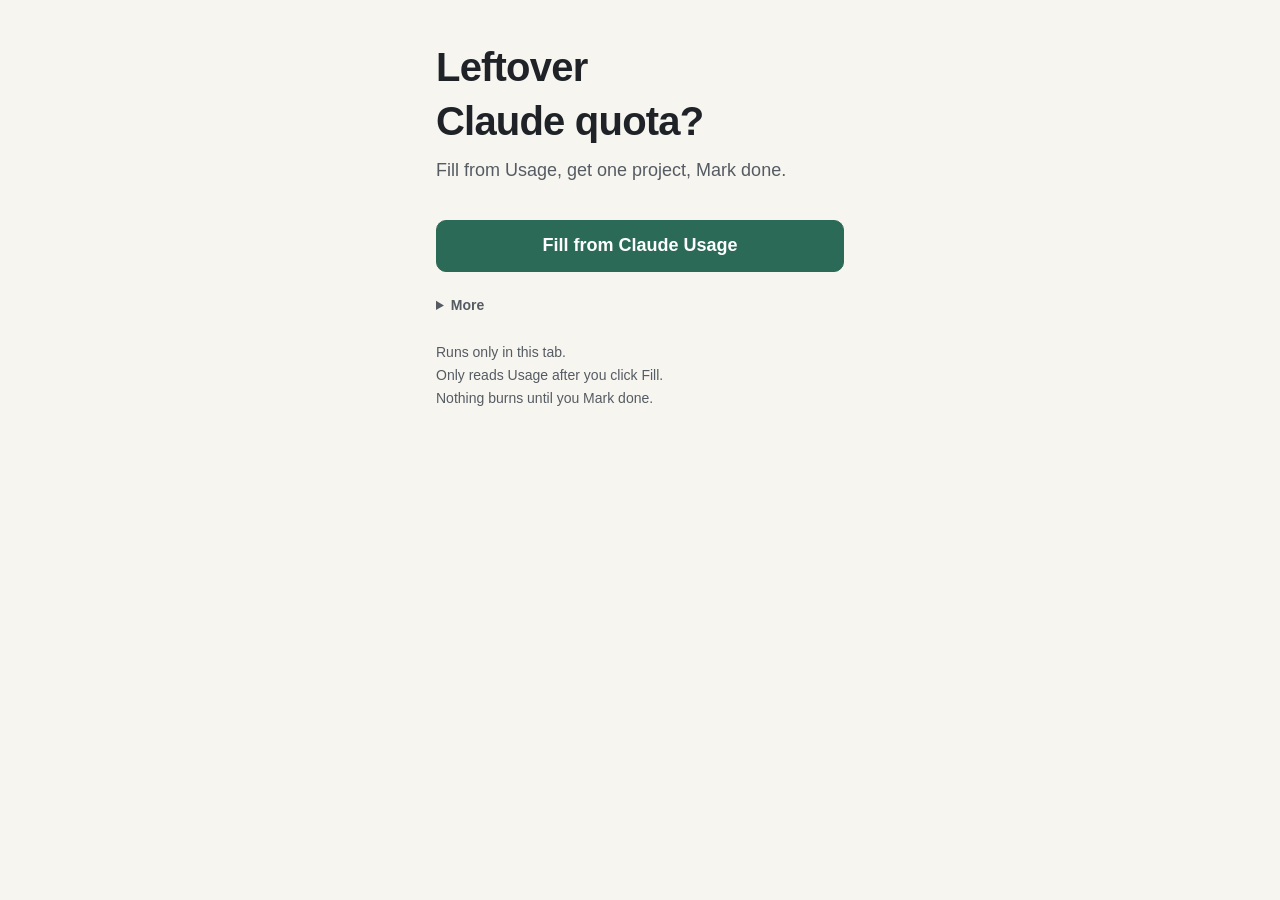
<file: index.html>
<!doctype html>
<html lang="en">
<head>
  <meta charset="utf-8">
  <meta name="viewport" content="width=device-width, initial-scale=1">
  <!-- Prototype stays offline: only local css/js. No requests, no remote images, no form posts. -->
  <meta http-equiv="Content-Security-Policy" content="default-src 'self'; img-src 'self' data:; connect-src 'none'; form-action 'none'; base-uri 'none'; object-src 'none'">
  <link rel="icon" href="data:,">
  <title>Leftover Claude quota?</title>
  <link rel="stylesheet" href="css/style.css">
</head>
<body>
  <header class="top">
    <div class="wrap">
      <h1>Leftover Claude quota?</h1>
      <p class="lead">Fill from Usage, get one project, Mark done.</p>
    </div>
  </header>

  <main class="wrap" data-phase="first">
    <section id="calc" class="focus" aria-labelledby="calc-title">
      <h2 id="calc-title" class="visually-hidden"><span class="num">1</span>Copy numbers</h2>

      <form id="calc-form" novalidate>
        <div class="calc-actions focus-actions">
          <button type="button" class="primary" id="fill-usage-btn">Fill from Claude Usage</button>
          <p id="fill-status" class="fill-status" role="status" hidden></p>
        </div>

        <div id="usage-fields" hidden>
          <p class="msg info" id="restore-note" hidden>Fields restored. Get project to see it again.</p>

          <label class="field" for="claude-plan">Which plan?
            <select id="claude-plan">
              <option value="">Choose</option>
              <option value="pro">Pro</option>
              <option value="max5">Max (5×)</option>
              <option value="max20">Max (20×)</option>
              <option value="team">Team / Enterprise</option>
              <option value="other">Other plan</option>
              <option value="api">API billing</option>
            </select>
          </label>
          <p class="msg warn" id="claude-api" hidden>API billing has no session/weekly window — this tool doesn’t apply.</p>

          <fieldset class="service" id="svc-claude" aria-label="Claude usage">
            <div class="svc-body" id="claude-body">
              <div class="copy-grid" id="services"><!-- filled by js/app.js --></div>
            </div>
          </fieldset>
          <div class="calc-actions">
            <button type="submit" class="secondary" id="calc-btn">Get project</button>
          </div>
        </div>
      </form>

      <div id="calc-results" class="results" aria-live="polite"></div>

      <details class="overflow" id="overflow">
        <summary>More</summary>

        <p class="overflow-actions"><button type="button" class="secondary" id="example-btn">Try sample</button></p>

        <section id="load-extension" class="load-extension">
          <h3 tabindex="-1">Load unpacked</h3>
          <ol>
            <li><code>chrome://extensions</code> → Developer mode → Load unpacked → select <code>extension/</code></li>
            <li>Open Claude → Settings → Usage (<code>https://claude.ai/settings/usage</code>) and leave the tab open</li>
            <li>Run <code>sh scripts/serve.sh</code> → open http://127.0.0.1:8000/ → <strong>Fill from Claude Usage</strong> → choose a plan → <strong>Get project</strong> → pick the one card → <strong>Mark done</strong></li>
          </ol>
        </section>

        <details class="how-copy">
          <summary>How to copy</summary>
          <ol class="copy-path" aria-label="Open Usage">
            <li>Claude</li>
            <li>Settings</li>
            <li>Usage</li>
          </ol>

          <ol class="num-key">
            <li><strong>Session</strong> — % used or left this window</li>
            <li><strong>Resets in</strong> — time until this window resets (skip if unused / blank)</li>
            <li><strong>Weekly</strong> — % + weekday &amp; time it resets</li>
          </ol>

          <div class="usage-map">
            <p class="hint">Example numbers, not a real screenshot. The fields below use the same numbers.</p>
            <div class="map-grid">
              <div class="map-block" data-slot="1" data-pct="72">
                <p class="map-k"><span class="map-mark">①</span> <span class="mode-label" data-used="Session — % used" data-left="Session — % left">Session — % used</span></p>
                <p class="map-v">72%</p>
                <span class="demo-bar" aria-hidden="true"><i class="demo-fill-72"></i></span>
              </div>
              <div class="map-block" data-slot="2" data-hours="3" data-minutes="12">
                <p class="map-k"><span class="map-mark">②</span> Resets in</p>
                <p class="map-v">3 hr 12 min</p>
              </div>
              <div class="map-block" data-slot="3" data-pct="31" data-day="4" data-clock="08:00">
                <p class="map-k"><span class="map-mark">③</span> <span class="mode-label" data-used="Weekly — % used" data-left="Weekly — % left">Weekly — % used</span></p>
                <p class="map-v">31% · Thu 8:00</p>
                <span class="demo-bar" aria-hidden="true"><i class="demo-fill-31"></i></span>
              </div>
            </div>
          </div>
        </details>

        <section id="quiz" aria-labelledby="quiz-title">
          <details class="prefs">
          <summary>Preferences (optional)</summary>
          <h2 id="quiz-title"><span class="num">2</span>Preferences <small>(optional)</small></h2>
          <p class="privacy">Answers stay in this tab until you close it.</p>
          <p class="skip-row"><button type="button" id="skip-btn" class="secondary">Skip to recommendations</button></p>

          <form id="quiz-form" novalidate>
            <fieldset class="q">
              <legend><span class="qn">Question 1</span> What do you want to use it for? (pick any)</legend>
              <div class="chips" id="q-domains"></div>
              <label class="field other">Something else:
                <input type="text" id="q-other" maxlength="40" autocomplete="off" placeholder="e.g. pets, childcare">
              </label>
            </fieldset>

            <fieldset class="q">
              <legend><span class="qn">Question 2</span> One thing you want to do soon?</legend>
              <label class="field">
                <span class="hint">One sentence is enough. If you write it, we’ll add a project card for that.</span>
                <input type="text" id="q-wish" maxlength="80" autocomplete="off" placeholder="e.g. Mom’s 60th birthday, learn three recipes">
              </label>
            </fieldset>

            <fieldset class="q">
              <legend><span class="qn">Question 3</span> What should you have when it’s done? (pick any)</legend>
              <div class="chips" id="q-outputs"></div>
            </fieldset>

            <fieldset class="q">
              <legend><span class="qn">Question 4</span> Who is this for? (pick any)</legend>
              <div class="chips" id="q-audiences"></div>
            </fieldset>

            <div class="clear-row">
              <button type="button" id="clear-btn" class="secondary">Clear my answers</button>
              <p class="hint">Clears quiz answers, step 1 numbers, and finished projects.</p>
              <p class="msg ok" id="clear-msg" role="status" hidden></p>
            </div>
          </form>
          </details>
        </section>

        <details id="recs-more" class="smaller" hidden>
          <summary>More projects</summary>
          <div id="more-list" class="cards"></div>
        </details>

        <details class="rules">
          <summary>How is the size chosen?</summary>
          <ol>
            <li>Session left and Weekly left: <strong>the smaller one</strong> is the effective left.</li>
            <li><strong>Large</strong>: both over 50% (50% itself is not over), <strong>and</strong> more than 1 day until the weekly reset.</li>
            <li><strong>Medium</strong>: one window is 20%–50% left. Both over 50% but the weekly reset is within 1 day is also Medium.</li>
            <li><strong>Small</strong>: one window is under 20% left, <strong>or</strong> only a few hours until the weekly reset (under 5 hours).</li>
            <li>If two rules match, use the smaller size. Nothing left means wait for a reset before a new project.</li>
            <li>Session resets every few hours, so its countdown does not change the size. If you’re limited by Session and it resets soon, Get project again after it resets.</li>
            <li>Small is about 15–30 minutes. Medium is about an hour. Large is about 2–3 hours, sometimes across more than one sitting.</li>
            <li>The size uses the percentages only, not which plan you pay for. The same 50% left can do more on a higher plan; that gap isn’t published.</li>
          </ol>
        </details>
      </details>
    </section>

    <section id="recs" class="hero-slot" aria-labelledby="recs-title" hidden>
      <h2 id="recs-title" class="visually-hidden" tabindex="-1"><span class="num">3</span>Pick a project</h2>

      <div id="done-banner" class="done-banner" hidden>
        <p id="done-line" role="status">Marked done. Fill again after your next session.</p>
        <div class="done-actions">
          <button type="button" id="recalc-btn" class="primary">Fill again</button>
          <button type="button" id="undo-btn" class="secondary" hidden>Undo</button>
        </div>
      </div>

      <div id="band-chips" class="band-chips" hidden></div>
      <div id="recs-list" class="cards"></div>
      <p id="not-this-row" class="not-this-row" hidden><button type="button" id="not-this-btn" class="text-btn">Not this one</button></p>
      <p id="pick-live" class="visually-hidden" aria-live="polite" aria-atomic="true"></p>
      <div id="recs-status" class="recs-status" aria-live="polite"></div>
    </section>
  </main>

  <footer class="foot">
    <div class="wrap">
      <p>Runs only in this tab.<br> Only reads Usage after you click Fill.<br> Nothing burns until you Mark done.</p>
    </div>
  </footer>

  <script src="js/projects.js"></script>
  <script src="js/core.js"></script>
  <script src="js/app.js"></script>
</body>
</html>
</file>
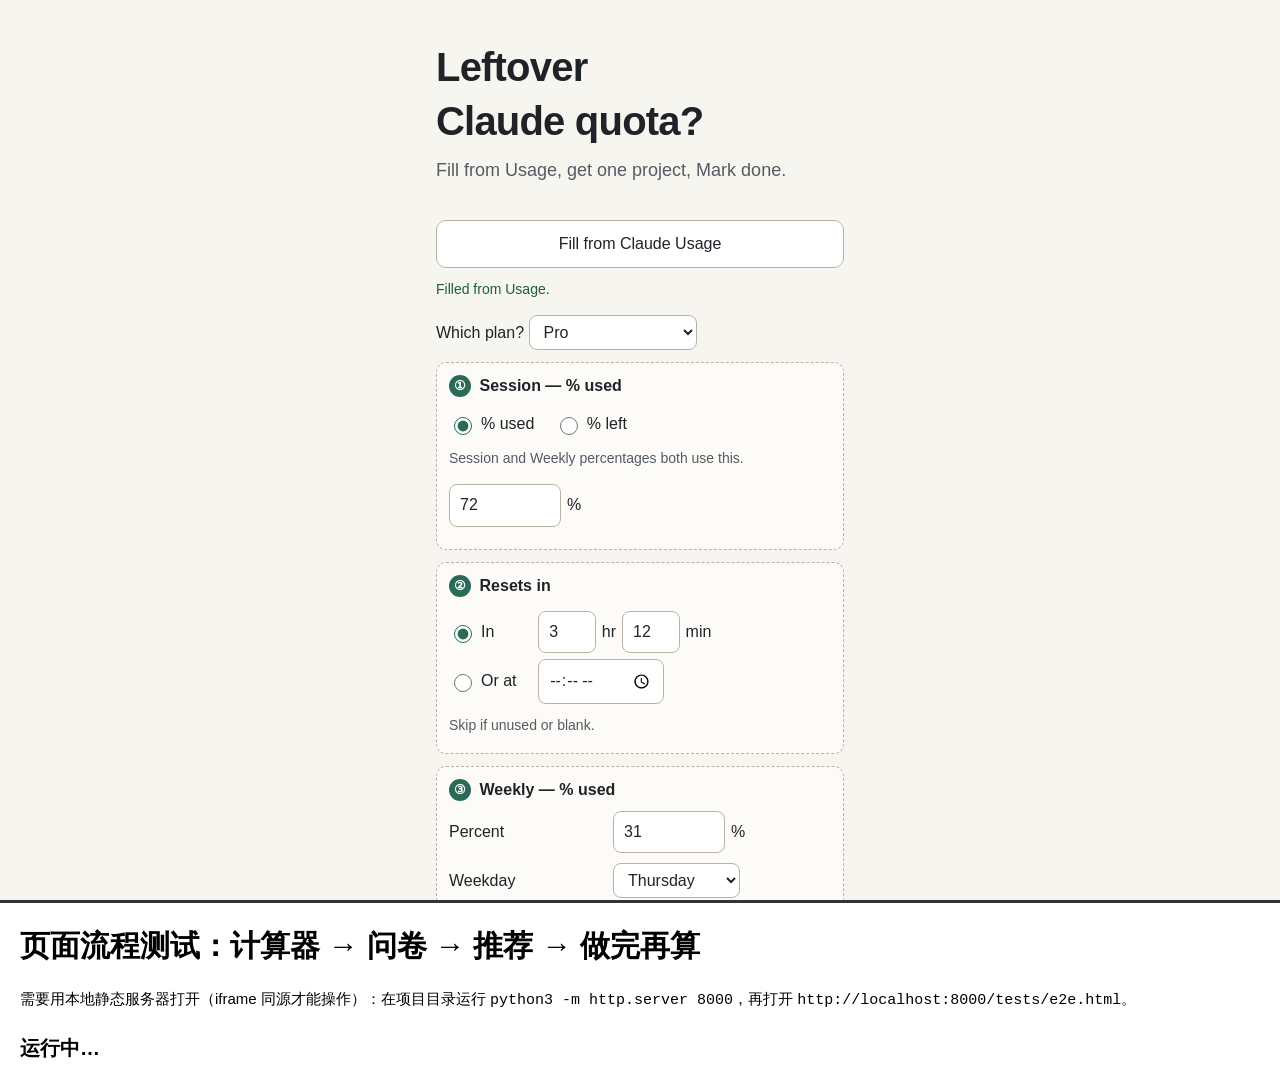
<file: tests/e2e.html>
<!doctype html>
<html lang="zh-CN">
<head>
  <meta charset="utf-8">
  <meta name="viewport" content="width=device-width, initial-scale=1">
  <link rel="icon" href="data:,">
  <title>页面流程测试（运行中）</title>
  <style>
    body { font: 15px/1.5 -apple-system, "PingFang SC", sans-serif; margin: 0; }
    #app { display: block; width: 100%; height: 900px; border: 0; border-bottom: 3px solid #333; }
    .report { margin: 20px; }
    .pass { color: #1b6440; } .fail { color: #9b2c2c; font-weight: 700; }
    #summary { font-size: 20px; font-weight: 700; }
  </style>
</head>
<body>
  <!-- 被测页面放在 iframe 里，像用户一样填表、点按钮 -->
  <iframe id="app" title="被测页面"></iframe>
  <iframe id="usage-fixture" src="fixtures/claude-usage.html" title="Usage fixture" style="position:absolute;left:-9999px;width:800px;height:600px;border:0"></iframe>
  <div class="report">
    <h1>页面流程测试：计算器 → 问卷 → 推荐 → 做完再算</h1>
    <p>需要用本地静态服务器打开（iframe 同源才能操作）：在项目目录运行 <code>python3 -m http.server 8000</code>，再打开 <code>http://localhost:8000/tests/e2e.html</code>。</p>
    <p id="summary">运行中…</p>
    <ol id="out"></ol>
  </div>
  <script src="../extension/usage-parse.js"></script>
  <script src="harness.js"></script>
  <script src="e2e.js"></script>
</body>
</html>
</file>
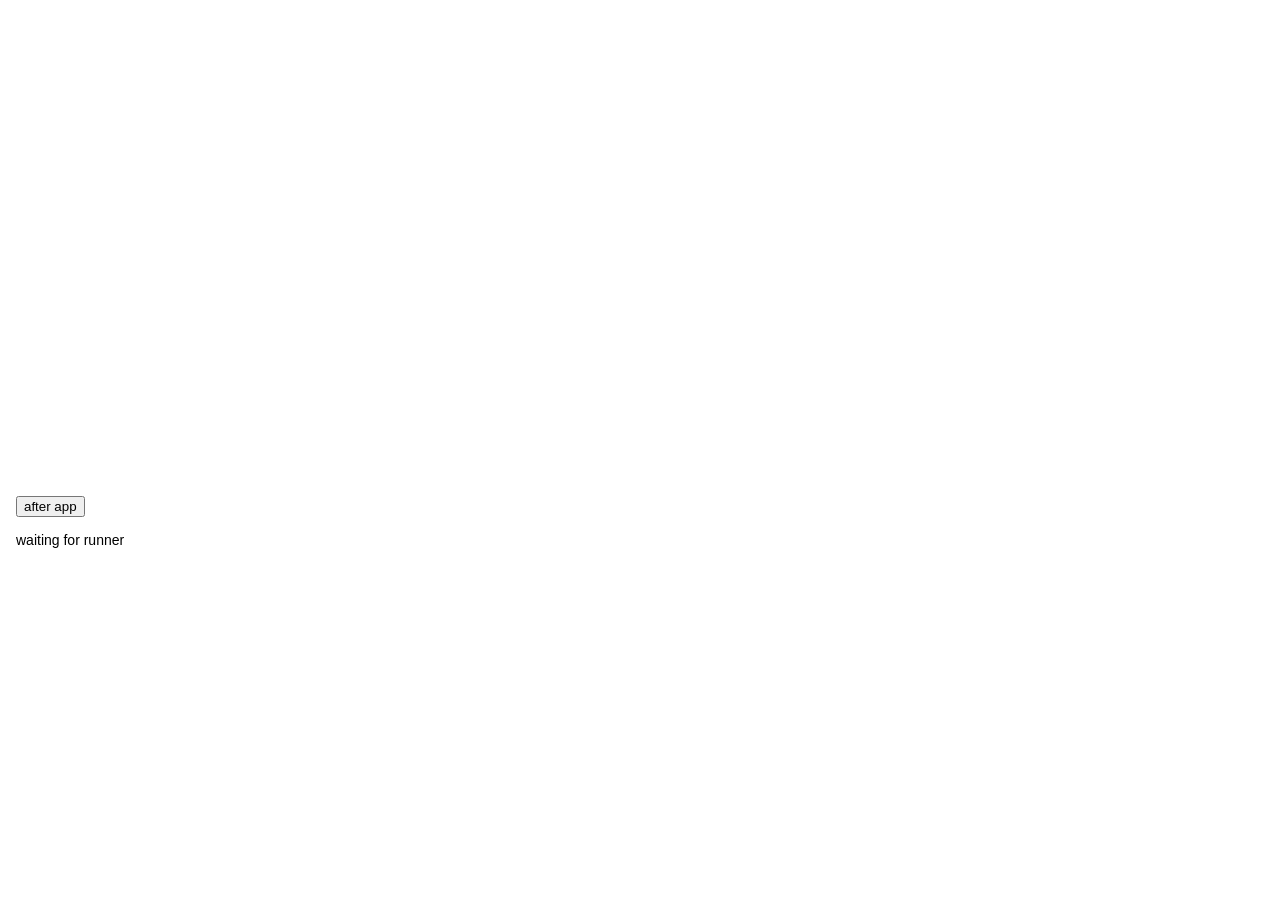
<file: tests/motion.html>
<!doctype html>
<html lang="en">
<head>
  <meta charset="utf-8">
  <meta name="viewport" content="width=device-width, initial-scale=1">
  <link rel="icon" href="data:,">
  <title>reduced motion scroll</title>
  <style>
    body { font: 14px/1.4 sans-serif; margin: 16px; }
    /* Short viewport so Get project, Mark done, and Fill again travel far enough to show smoothing. */
    #app { display: block; width: 420px; height: 480px; border: 0; }
    .pass { color: #1b6440; } .fail { color: #9b2c2c; font-weight: 700; }
  </style>
</head>
<body>
  <iframe id="app" title="app"></iframe>
  <!-- Next Tab stop after the app. Tab from the app's last focusable element lands here (Not this one under the card, or Undo after Mark done). -->
  <button type="button" id="after-app">after app</button>
  <p id="summary">waiting for runner</p>
  <ol id="out"></ol>
  <script src="motion.js"></script>
</body>
</html>
</file>
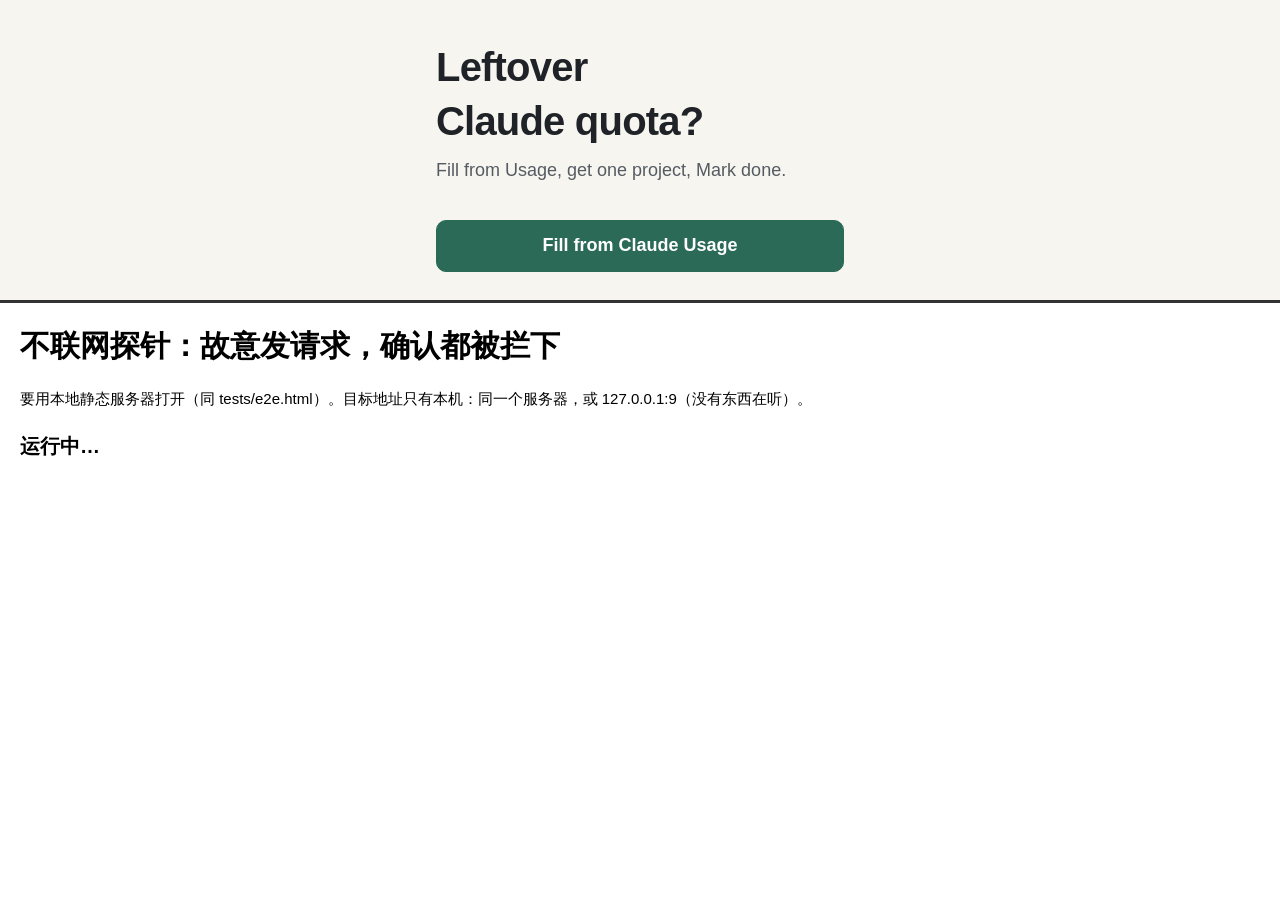
<file: tests/probe.html>
<!doctype html>
<html lang="zh-CN">
<head>
  <meta charset="utf-8">
  <meta name="viewport" content="width=device-width, initial-scale=1">
  <link rel="icon" href="data:,">
  <title>不联网探针（运行中）</title>
  <style>
    body { font: 15px/1.5 -apple-system, "PingFang SC", sans-serif; margin: 0; }
    #app { display: block; width: 100%; height: 300px; border: 0; border-bottom: 3px solid #333; }
    .report { margin: 20px; }
    .pass { color: #1b6440; } .fail { color: #9b2c2c; font-weight: 700; }
    #summary { font-size: 20px; font-weight: 700; }
  </style>
</head>
<body>
  <!-- 故意让被测页面往外发东西，确认每一种都被页面自己的安全设置拦下。被拦下时浏览器会在控制台打提示，这是预期的。 -->
  <iframe id="app" title="被测页面"></iframe>
  <div class="report">
    <h1>不联网探针：故意发请求，确认都被拦下</h1>
    <p>要用本地静态服务器打开（同 tests/e2e.html）。目标地址只有本机：同一个服务器，或 127.0.0.1:9（没有东西在听）。</p>
    <p id="summary">运行中…</p>
    <ol id="out"></ol>
  </div>
  <script src="harness.js"></script>
  <script src="probe.js"></script>
</body>
</html>
</file>
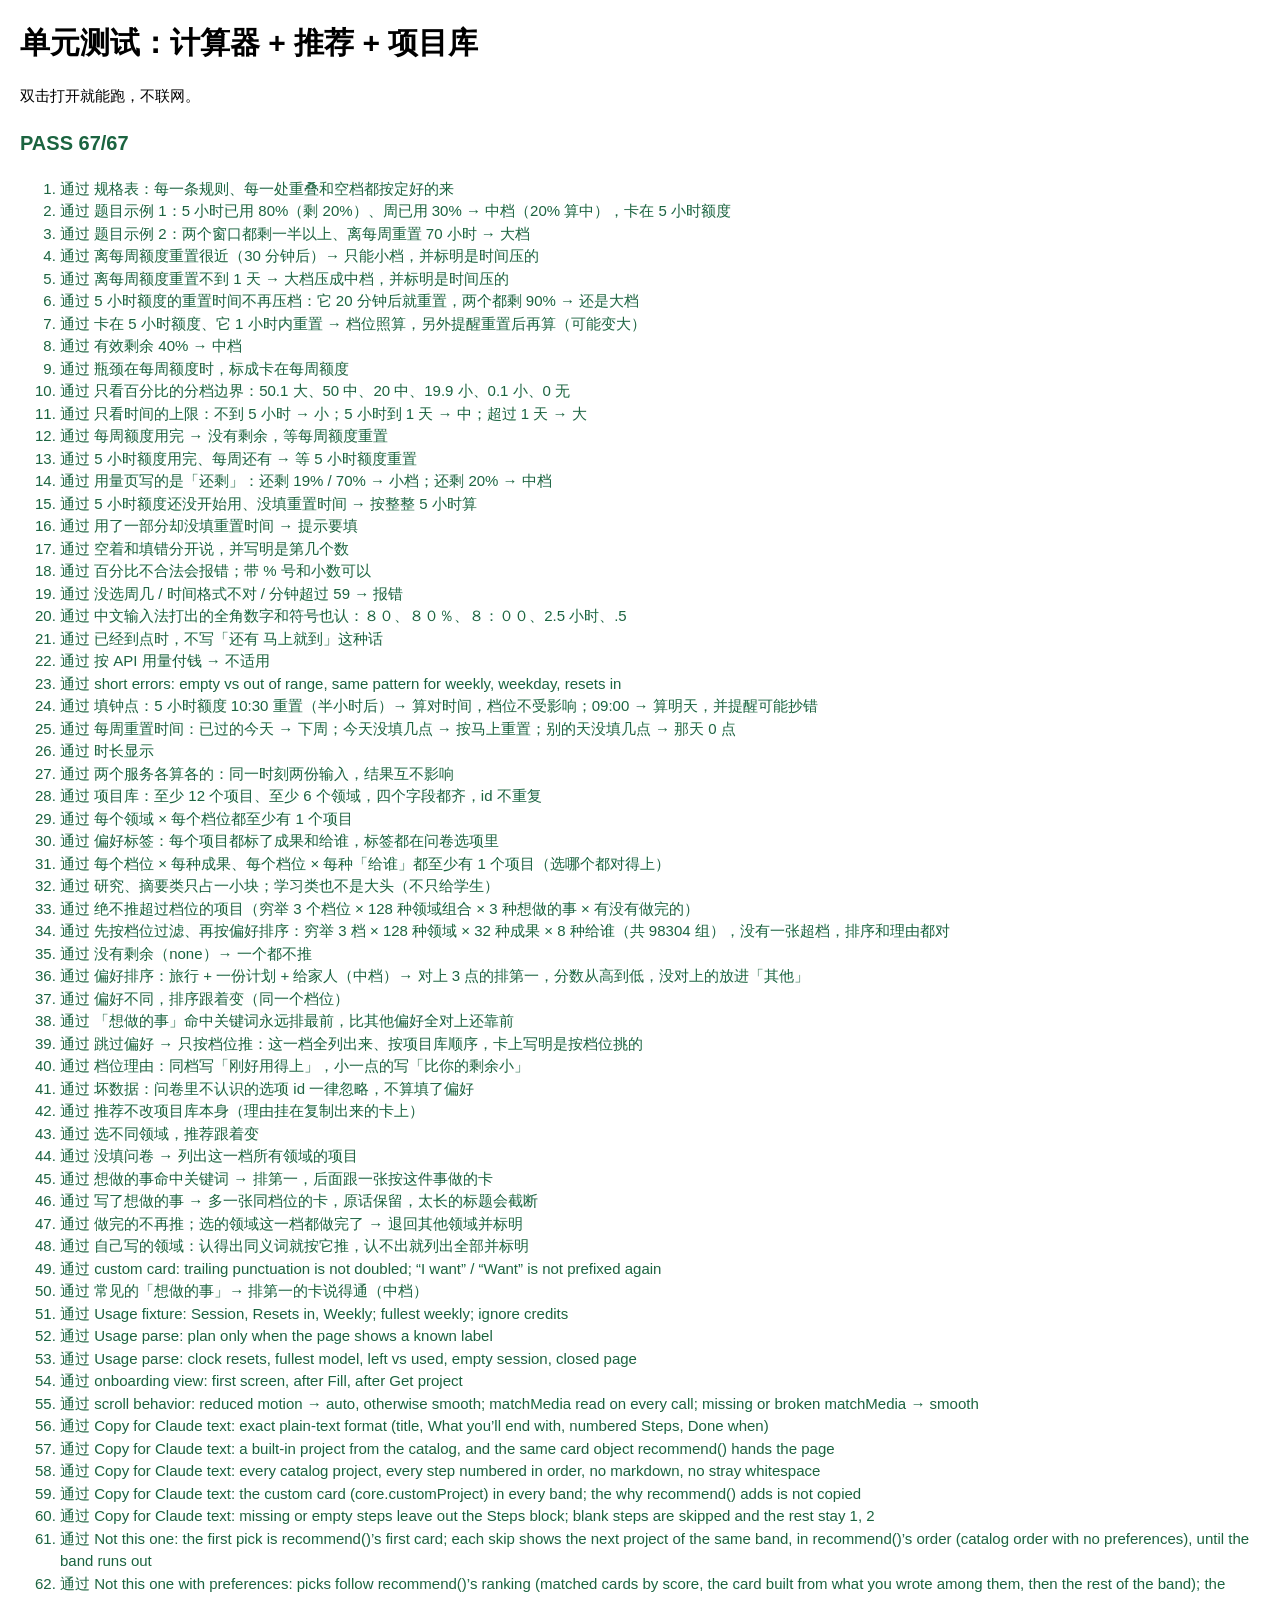
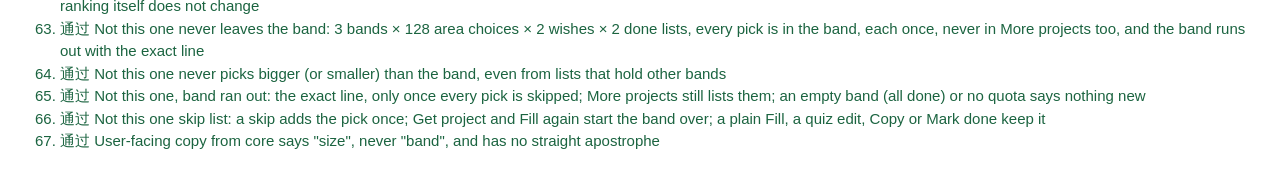
<file: tests/unit.html>
<!doctype html>
<html lang="zh-CN">
<head>
  <meta charset="utf-8">
  <meta name="viewport" content="width=device-width, initial-scale=1">
  <meta http-equiv="Content-Security-Policy" content="connect-src 'none'">
  <link rel="icon" href="data:,">
  <title>单元测试（运行中）</title>
  <style>
    body { font: 15px/1.5 -apple-system, "PingFang SC", sans-serif; margin: 20px; }
    .pass { color: #1b6440; } .fail { color: #9b2c2c; font-weight: 700; }
    #summary { font-size: 20px; font-weight: 700; }
  </style>
</head>
<body>
  <iframe id="usage-fixture" src="fixtures/claude-usage.html" title="Usage fixture" style="position:absolute;left:-9999px;width:800px;height:600px;border:0"></iframe>
  <h1>单元测试：计算器 + 推荐 + 项目库</h1>
  <p>双击打开就能跑，不联网。</p>
  <p id="summary">运行中…</p>
  <ol id="out"></ol>
  <script src="../js/projects.js"></script>
  <script src="../js/core.js"></script>
  <script src="../extension/usage-parse.js"></script>
  <script src="harness.js"></script>
  <script src="unit.js"></script>
</body>
</html>
</file>
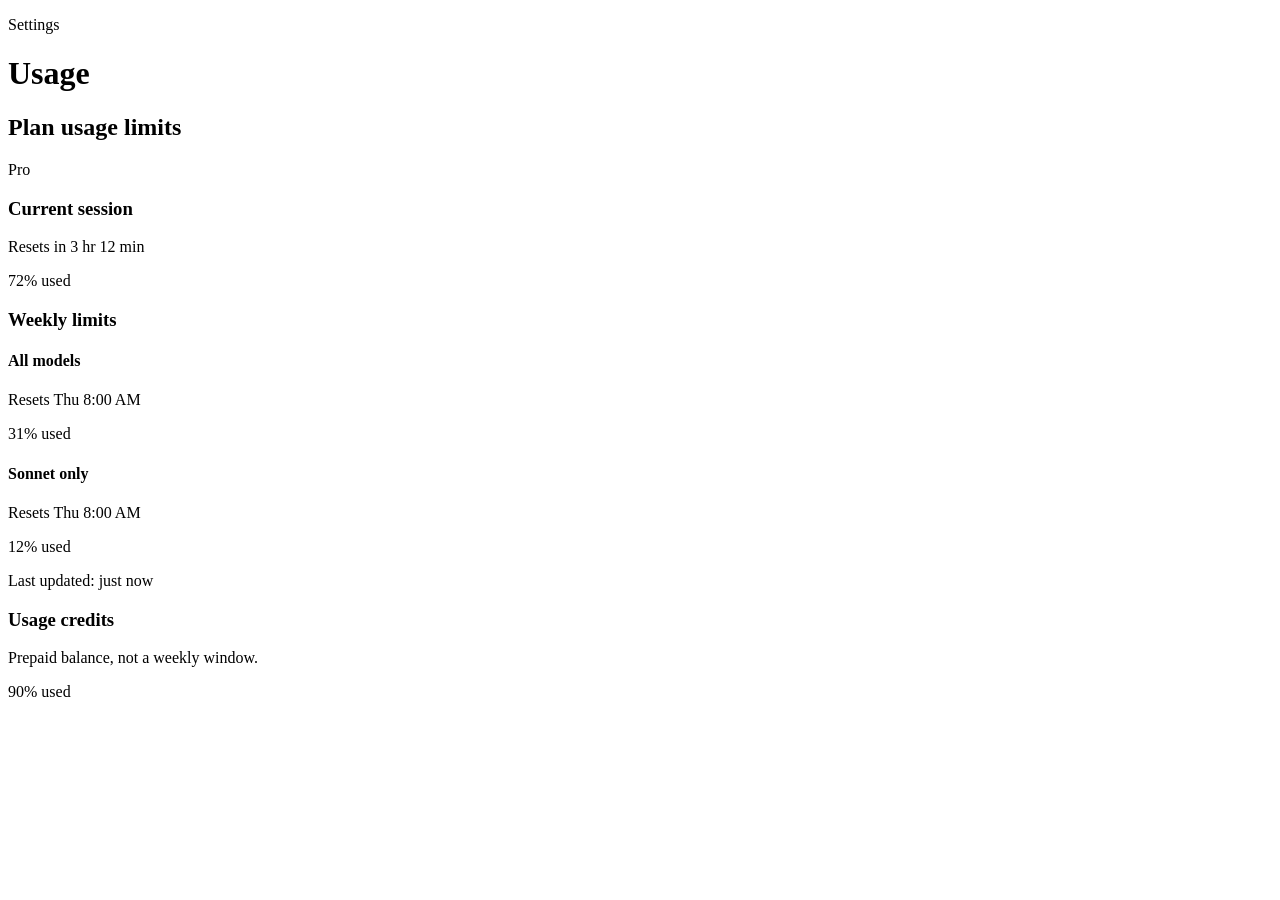
<file: tests/fixtures/claude-usage.html>
<!doctype html>
<html lang="en">
<head>
  <meta charset="utf-8">
  <title>Usage</title>
</head>
<body>
  <header><p>Settings</p></header>
  <main>
    <h1>Usage</h1>
    <section>
      <h2>Plan usage limits</h2>
      <p>Pro</p>
      <section>
        <h3>Current session</h3>
        <p>Resets in 3 hr 12 min</p>
        <div role="progressbar" aria-valuenow="72" aria-valuemin="0" aria-valuemax="100" aria-label="Current session">72% used</div>
      </section>
      <section>
        <h3>Weekly limits</h3>
        <section>
          <h4>All models</h4>
          <p>Resets Thu 8:00 AM</p>
          <div role="progressbar" aria-valuenow="31" aria-valuemin="0" aria-valuemax="100" aria-label="All models">31% used</div>
        </section>
        <section>
          <h4>Sonnet only</h4>
          <p>Resets Thu 8:00 AM</p>
          <div role="progressbar" aria-valuenow="12" aria-valuemin="0" aria-valuemax="100" aria-label="Sonnet only">12% used</div>
        </section>
      </section>
      <p>Last updated: just now</p>
      <section>
        <h3>Usage credits</h3>
        <p>Prepaid balance, not a weekly window.</p>
        <div role="progressbar" aria-valuenow="90" aria-valuemin="0" aria-valuemax="100" aria-label="Usage credits">90% used</div>
      </section>
    </section>
  </main>
</body>
</html>
</file>
<file: css/style.css>
/* 只用系统字体，不加载任何外部资源。先按手机写，宽屏再放开。 */
:root {
  --bg: #f7f5f0;
  --paper: #ffffff;
  --text: #1f2328;
  --muted: #555b62;
  --line: #e0dbd0;
  --accent: #2b6a57;
  --accent-dark: #1f4f41;
  --info-bg: #eef3f1;
  --warn-bg: #fff4dc;
  --warn: #6e4a00;
  --err-bg: #fdecec;
  --err: #9b2c2c;
  --ok-bg: #e7f4ec;
  --ok: #1b5e3b;
  --small-bg: #e5f3ea;
  --small: #1b6440;
  --medium-bg: #fff0d4;
  --medium: #7f4c00;
  --large-bg: #e4ecfb;
  --large: #1f4b92;
  --none-bg: #f3e6e6;
  --none: #7d3434;
  --radius: 12px;
}

* { box-sizing: border-box; }

html { -webkit-text-size-adjust: 100%; }

/* Smooth scrolling is opt-in: only with no reduced-motion preference. Otherwise html
   keeps the initial scroll-behavior: auto, an instant jump. js/app.js also passes an
   explicit behavior to every scroll it makes. */
@media (prefers-reduced-motion: no-preference) {
  html { scroll-behavior: smooth; }
}

body {
  margin: 0;
  background: var(--bg);
  color: var(--text);
  /* Latin fonts first: CJK fonts draw ’ “ ” as full-width glyphs, so "you’re" looked like "you’ re". */
  font: 16px/1.65 -apple-system, BlinkMacSystemFont, "Segoe UI", Roboto, "Noto Sans", "Helvetica Neue", Arial,
    "PingFang SC", "Hiragino Sans GB", "Microsoft YaHei", "Noto Sans CJK SC", "Source Han Sans SC", sans-serif;
  overflow-wrap: anywhere;
}

.wrap { max-width: 440px; margin: 0 auto; padding: 0 16px; }

a { color: var(--accent-dark); }

h1, h2, h3 { line-height: 1.35; text-wrap: balance; }

[hidden] { display: none !important; }

/* ---------- 顶部 ---------- */
.top {
  background: transparent;
  padding: 32px 0 8px;
}
.tag {
  display: inline-block;
  margin: 0 0 10px;
  padding: 2px 10px;
  border-radius: 999px;
  background: var(--info-bg);
  color: var(--accent-dark);
  font-size: 13px;
}
.top h1 { margin: 0 0 8px; font-size: 34px; letter-spacing: -0.02em; }
.lead { margin: 0; color: var(--muted); font-size: 18px; }
.how-copy { margin: 0 0 12px; }
.how-copy > summary,
.prefs > summary { cursor: pointer; font-weight: 600; color: var(--accent-dark); }
.prefs > summary { font-size: 22px; color: var(--text); }
.num-key { margin: 10px 0 4px; padding-left: 1.25em; }
.num-key li { margin: 4px 0; }
.how-copy .usage-map { margin-top: 12px; }
.how-copy .map-grid { margin-top: 8px; }
.empty-title { margin: 8px 0 0; font-weight: 700; }
.empty-hint { margin: 4px 0 0; color: var(--muted); }

/* ---------- 每一步 ---------- */
.focus, .hero-slot {
  margin: 12px 0 0;
  padding: 0;
  background: transparent;
  border: 0;
  scroll-margin-top: 12px;
}
.step {
  margin: 22px 0;
  padding: 20px 16px;
  background: var(--paper);
  border: 1px solid var(--line);
  border-radius: var(--radius);
  scroll-margin-top: 12px;
}
.step h2 { margin: 0 0 10px; font-size: 22px; display: flex; align-items: center; gap: 10px; flex-wrap: wrap; }
.step h2 small { font-size: 14px; font-weight: normal; color: var(--muted); }
.num {
  display: inline-grid;
  place-items: center;
  width: 30px;
  height: 30px;
  border-radius: 50%;
  background: var(--accent);
  color: #fff;
  font-size: 16px;
  flex: none;
}

.honest {
  margin: 14px 0;
  padding: 12px 14px;
  background: var(--warn-bg);
  border-left: 4px solid #d49a1a;
  border-radius: 8px;
}
.honest p { margin: 0; }

.copy-path {
  list-style: none;
  margin: 8px 0 4px;
  padding: 12px 14px;
  background: var(--info-bg);
  border-radius: 10px;
  font-weight: 700;
  font-size: 18px;
  line-height: 1.45;
}
.copy-path li { display: block; }
.copy-path li + li::before { content: "→ "; font-weight: 600; }
.copy-aside { margin: 4px 0 0; color: var(--muted); font-size: 14px; }

.usage-map { margin: 14px 0 0; padding: 0; }
.usage-map figcaption { color: var(--muted); font-size: 14px; margin: 0 0 8px; }
.map-grid, .copy-grid {
  display: grid;
  gap: 12px;
  margin: 0;
}
.map-block, .copy-slot {
  min-width: 0;
  padding: 12px;
  border: 1px dashed #b9b2a4;
  border-radius: 10px;
  background: #fcfbf8;
}
.map-k { margin: 0; font-weight: 600; font-size: 15px; }
.map-v { margin: 8px 0; font-size: 22px; font-weight: 700; line-height: 1.3; }
.map-mark {
  display: inline-grid;
  place-items: center;
  min-width: 1.7em;
  height: 1.7em;
  margin-right: 4px;
  padding: 0 5px;
  border-radius: 999px;
  background: var(--accent);
  color: #fff;
  font-size: 13px;
  font-weight: 700;
  vertical-align: 1px;
}
.demo-bar { display: block; height: 8px; border-radius: 4px; background: #e6e1d6; overflow: hidden; }
.demo-bar i { display: block; height: 100%; background: #8c8577; }
.demo-fill-72 { width: 72%; }
.demo-fill-31 { width: 31%; }
.copy-slot h3 { margin: 0 0 8px; font-size: 16px; }
.copy-slot .field .hint { display: block; }
@media (min-width: 720px) {
  /* Resets in: one row like mobile — In [3] hr [12] min */
  .copy-slot[data-slot="2"] .reset .choice:first-of-type { flex-wrap: nowrap; }
}
.visually-hidden {
  position: absolute;
  width: 1px;
  height: 1px;
  padding: 0;
  margin: -1px;
  overflow: hidden;
  clip: rect(0, 0, 0, 0);
  white-space: nowrap;
  border: 0;
}

.hint { color: var(--muted); font-size: 14px; margin: 4px 0; }
.small { color: var(--muted); font-size: 14px; }
.privacy { color: var(--muted); }

/* ---------- 表单 ---------- */
fieldset { border: 0; margin: 0; padding: 0; min-width: 0; }
legend { padding: 0; }

input[type="text"], input[type="time"], select {
  font: inherit;
  font-size: 16px; /* 16px 以下 iPhone 会自动放大页面 */
  color: var(--text);
  padding: 7px 10px;
  border: 1px solid #b9b2a4;
  border-radius: 8px;
  background: #fff;
  max-width: 100%;
}
input[type="text"] { width: 100%; }
input:focus-visible, select:focus-visible, textarea:focus-visible, button:focus-visible, summary:focus-visible, a:focus-visible {
  outline: 3px solid #7fb8a6;
  outline-offset: 2px;
}
[aria-invalid="true"] { border-color: var(--err) !important; background: var(--err-bg) !important; }

input[type="radio"], input[type="checkbox"] { width: 18px; height: 18px; accent-color: var(--accent); vertical-align: -3px; }

.field { display: block; margin: 10px 0; }
.field select, .field input[type="time"] { margin-top: 4px; }
/* Weekly fields: label stacked above the input on mobile, shared label column on desktop. */
.field.wk .field-label { display: block; margin-bottom: 4px; }
.field.wk select, .field.wk input[type="time"], .field.wk .pct { margin-top: 0; }
@media (min-width: 720px) {
  .field.wk { display: grid; grid-template-columns: 9.5em auto; align-items: center; column-gap: 12px; justify-content: start; }
  .field.wk .field-label { margin-bottom: 0; }
  .reset .choice > label { display: inline-block; min-width: 3.2em; }
}

.services, .copy-grid { display: grid; gap: 12px; }

.service {
  border: 0;
  margin: 12px 0 0;
  padding: 0;
  background: transparent;
}
.where { margin: 8px 0; padding: 6px 10px; background: var(--info-bg); border-radius: 8px; font-size: 15px; }

.inline { margin: 10px 0; }
.inline legend { font-weight: 600; margin-bottom: 4px; }
.inline label { display: inline-flex; align-items: center; gap: 6px; margin: 4px 16px 4px 0; }

.window { margin-top: 14px; padding-top: 12px; border-top: 1px dashed var(--line); }
.window h3 { margin: 0; font-size: 16px; }
.pct { display: flex; align-items: center; gap: 6px; margin-top: 4px; }
.pct input { width: 7em; }

.reset legend { font-weight: 600; margin: 6px 0 2px; }
.choice { display: flex; align-items: center; flex-wrap: wrap; gap: 6px; margin: 6px 0; }
.choice input.short { width: 3.6em; }
.unit { display: inline-flex; align-items: center; gap: 6px; white-space: nowrap; }

.row { display: flex; flex-wrap: wrap; gap: 4px 20px; }
.row .field { margin: 8px 0; }

button {
  font: inherit;
  cursor: pointer;
  border-radius: 10px;
  padding: 10px 18px;
  min-height: 44px;
}
.primary {
  background: var(--accent);
  border: 1px solid var(--accent);
  color: #fff;
  font-weight: 600;
}
.primary:hover { background: var(--accent-dark); }
.secondary {
  background: #fff;
  border: 1px solid #b9b2a4;
  color: var(--text);
}
.secondary:hover { background: var(--bg); }
.calc-actions { display: flex; flex-wrap: wrap; gap: 10px; margin-top: 16px; }
/* The done state hides Get project (js/app.js syncOnboarding); its row goes too, so the row's
   margin leaves no gap under step 1. */
.calc-actions:has(> #calc-btn[hidden]) { display: none; }
.calc-actions button { flex: 1 1 100%; }
.focus-actions { margin-top: 22px; }
.focus-actions .primary { width: 100%; font-size: 18px; min-height: 52px; }
#calc-btn { font-size: 17px; }
.fill-status { flex: 1 0 100%; margin: 0; font-size: 14px; }
.fill-status.working { color: var(--muted); }
.fill-status.ok { color: var(--ok); }
.fill-status.warn { color: var(--warn); }
.fill-status.info { color: inherit; }
/* The no-extension link inherits overflow-wrap: anywhere from body, which split
   "install" mid-word at 1280. Keep the whole phrase on one line. */
.fill-status a {
  white-space: nowrap;
  overflow-wrap: normal;
  word-break: normal;
  hyphens: none;
}
#calc-btn { margin: 0; width: 100%; }

/* ---------- 计算结果 ---------- */
.results { margin-top: 14px; }
.result {
  margin: 10px 0;
  padding: 12px 14px;
  border-radius: var(--radius);
  border: 1px solid var(--line);
}
.result-title { margin: 0 0 4px; font-weight: 700; font-size: 17px; }
.result-summary { margin: 0 0 6px; font-weight: 600; }
.result ul { margin: 4px 0; padding-left: 20px; }
.result .notes li { color: var(--warn); }
.result-error { background: var(--err-bg); border-color: #e6b8b8; }
.result-error li { color: var(--err); }
.next { font-weight: 600; }

.msg { margin: 8px 0; padding: 8px 12px; border-radius: 8px; }
.msg.info { background: var(--info-bg); }
.msg.warn { background: var(--warn-bg); color: var(--warn); }
.msg.ok { background: var(--ok-bg); color: var(--ok); }

.rules { margin-top: 16px; }
.rules summary { cursor: pointer; font-weight: 600; color: var(--accent-dark); }
.rules ol { padding-left: 20px; }

/* 档位颜色（同时都写了文字，不只靠颜色区分） */
.band-small { background: var(--small-bg); }
.band-medium { background: var(--medium-bg); }
.band-large { background: var(--large-bg); }
.band-none { background: var(--none-bg); }
.badge {
  display: inline-block;
  padding: 1px 10px;
  border-radius: 999px;
  font-size: 14px;
  font-weight: 700;
  background: #fff;
  border: 1px solid currentColor;
}
.band-small .badge { color: var(--small); }
.band-medium .badge { color: var(--medium); }
.band-large .badge { color: var(--large); }
.band-none .badge { color: var(--none); }
.msg.band { font-weight: 600; }

/* ---------- 问卷 ---------- */
.q { margin: 16px 0; }
.q legend { font-weight: 600; margin-bottom: 6px; }
.qn {
  display: inline-block;
  margin-right: 6px;
  padding: 0 8px;
  border-radius: 6px;
  background: var(--info-bg);
  color: var(--accent-dark);
  font-size: 13px;
}
.chips { display: flex; flex-wrap: wrap; gap: 8px; }
.chip {
  display: inline-flex;
  align-items: center;
  gap: 6px;
  padding: 7px 12px;
  border: 1px solid #c9c2b4;
  border-radius: 999px;
  background: #fff;
  cursor: pointer;
  min-height: 40px;
}
.chip:has(input:checked) { border-color: var(--accent); background: var(--info-bg); }
.chip-2line { border-radius: 12px; align-items: flex-start; }
.chip-2line input { margin-top: 3px; }
.chip-hint { display: block; color: var(--muted); font-size: 13px; line-height: 1.4; }
.skip-row { display: flex; flex-wrap: wrap; align-items: center; gap: 6px 10px; margin: 10px 0; color: var(--muted); font-size: 15px; }
.skip-row button { min-height: 40px; padding: 6px 14px; }
.other { margin-top: 12px; }
.other input { margin-top: 4px; }
.clear-row { margin-top: 18px; padding-top: 14px; border-top: 1px dashed var(--line); }

/* ---------- 推荐：一行档位芯片 + 一张全宽 hero ---------- */
.recs-status { margin: 10px 0 0; color: var(--muted); font-size: 14px; }
.recs-status .msg,
.recs-status .band-small,
.recs-status .band-medium,
.recs-status .band-large,
.recs-status .band-none {
  background: transparent;
  padding: 0;
  margin: 4px 0 0;
  border-radius: 0;
  font-weight: 500;
  color: var(--muted);
}
.recs-status .msg.warn { color: var(--warn); }
.recs-status .msg.ok { color: var(--ok); }
.band-chips {
  display: flex;
  flex-wrap: nowrap;
  align-items: center;
  gap: 8px;
  margin: 18px 0 12px;
  white-space: nowrap;
}
.band-chip {
  display: inline-block;
  padding: 3px 12px;
  border-radius: 999px;
  background: var(--paper);
  border: 1px solid var(--line);
  font-size: 14px;
  font-weight: 700;
  line-height: 1.4;
}
.cards {
  display: block;
  margin: 0;
}
.card {
  display: flex;
  flex-direction: column;
  padding: 14px;
  border: 1px solid var(--line);
  border-radius: var(--radius);
  background: #fff;
}
#recs-list .card {
  width: 100%;
  padding: 22px 20px 18px;
  border: 0;
  border-top: 6px solid var(--accent);
  border-radius: 16px;
  background: var(--paper);
  box-shadow: 0 12px 32px rgba(31, 35, 40, 0.14);
}
#recs-list .card.band-small { border-top-color: var(--small); }
#recs-list .card.band-medium { border-top-color: var(--medium); }
#recs-list .card.band-large { border-top-color: var(--large); }
.card .why-line { margin: 0 0 12px; }
.card .steps { margin: 0 0 12px; }
.card .steps summary { cursor: pointer; font-weight: 600; color: var(--accent-dark); }
.card h3 { margin: 0 0 8px; font-size: 18px; }
#recs-list .card h3 { font-size: 26px; line-height: 1.25; }
#recs-list .card .why-line { font-size: 17px; }
.card dl { margin: 0 0 12px; flex: 1; }
.card dt { margin-top: 10px; font-weight: 700; font-size: 14px; color: var(--accent-dark); }
.card dd { margin: 2px 0 0; }
.card ol, .card ul { margin: 2px 0 0; padding-left: 20px; }
.card li { margin: 3px 0; }
.why-line { color: var(--text); }
#recs-title:focus { outline: none; }
.done-btn { background: var(--accent); border: 1px solid var(--accent); color: #fff; font-weight: 600; width: 100%; }
.done-btn:hover { background: var(--accent-dark); }
/* Copy for Claude (secondary) left of Mark done when both fit, above it on narrow cards.
   Equal shares: Mark done stays the filled primary; a longer label wraps inside its button. */
.card-actions { display: flex; flex-wrap: wrap; gap: 10px; }
.card-actions button { flex: 1 1 10.5em; margin: 0; }
.copy-fallback { margin-top: 10px; }
.copy-fallback textarea {
  display: block;
  width: 100%;
  margin: 0;
  padding: 8px 10px;
  font: inherit;
  font-size: 16px; /* below 16px, iPhone zooms the page on focus */
  line-height: 1.5;
  color: var(--text);
  background: #fff;
  border: 1px solid #b9b2a4;
  border-radius: 8px;
  resize: vertical;
}
.copy-fallback .hint { margin: 6px 0 0; }
/* Not this one (#33): a small text button under the one card, and the line that takes the
   card's place once the band runs out. Then the button stays (it may hold focus), muted. */
.not-this-row { margin: 6px 0 0; text-align: center; }
.text-btn {
  background: none;
  border: 0;
  padding: 10px 14px;
  color: var(--accent-dark);
  font-size: 15px;
  font-weight: 600;
  text-decoration: underline;
  text-underline-offset: 3px;
}
.text-btn:hover { color: var(--text); }
.text-btn[aria-disabled="true"] { color: var(--muted); text-decoration: none; cursor: default; }
.pick-out {
  display: flex; /* text centered in the slot the card left (see #recs-list's min-height in app.js) */
  align-items: center;
  min-height: inherit;
  margin: 0;
  padding: 20px;
  border: 1px dashed #b9b2a4;
  border-radius: 16px;
  background: var(--paper);
  font-size: 17px;
}

.done-banner {
  margin: 10px 0 14px;
  padding: 14px;
  border-radius: var(--radius);
  background: var(--ok-bg);
  border: 1px solid #b7dcc5;
}
/* The line sits as far from the top edge as the buttons from the bottom. Undo (secondary,
   only for a few seconds after Mark done) follows Fill again with the card buttons' gap,
   which keeps Fill again's focus ring clear of it. */
#done-line { margin: 0 0 12px; }
.done-actions { display: flex; flex-wrap: wrap; gap: 10px; }
.done-title { margin: 0 0 6px; font-weight: 700; font-size: 18px; color: var(--ok); }

.overflow { margin-top: 22px; }
.overflow > summary { cursor: pointer; color: var(--muted); font-size: 14px; font-weight: 600; }
.overflow-actions { margin: 12px 0; }
.overflow-actions .secondary { width: auto; }
.load-extension { margin: 12px 0; }
.load-extension h3 { margin: 0 0 8px; font-size: 16px; font-weight: 600; color: var(--accent-dark); }
.load-extension ol { margin: 0; padding-left: 1.25em; }
.load-extension li { margin: 4px 0; }
.load-extension code { font-size: 0.92em; }
.smaller { margin-top: 10px; }
.smaller summary { cursor: pointer; font-weight: 600; color: var(--accent-dark); padding: 6px 0; }
.loop { color: var(--muted); font-size: 14px; border-top: 1px dashed var(--line); padding-top: 10px; }

/* ---------- 底部 ---------- */
.foot { padding: 10px 0 40px; color: var(--muted); font-size: 14px; }

/* ---------- 宽屏 ---------- */
@media (min-width: 720px) {
  .top { padding: 40px 0 12px; }
  .top h1 { font-size: 40px; }
}
</file>
